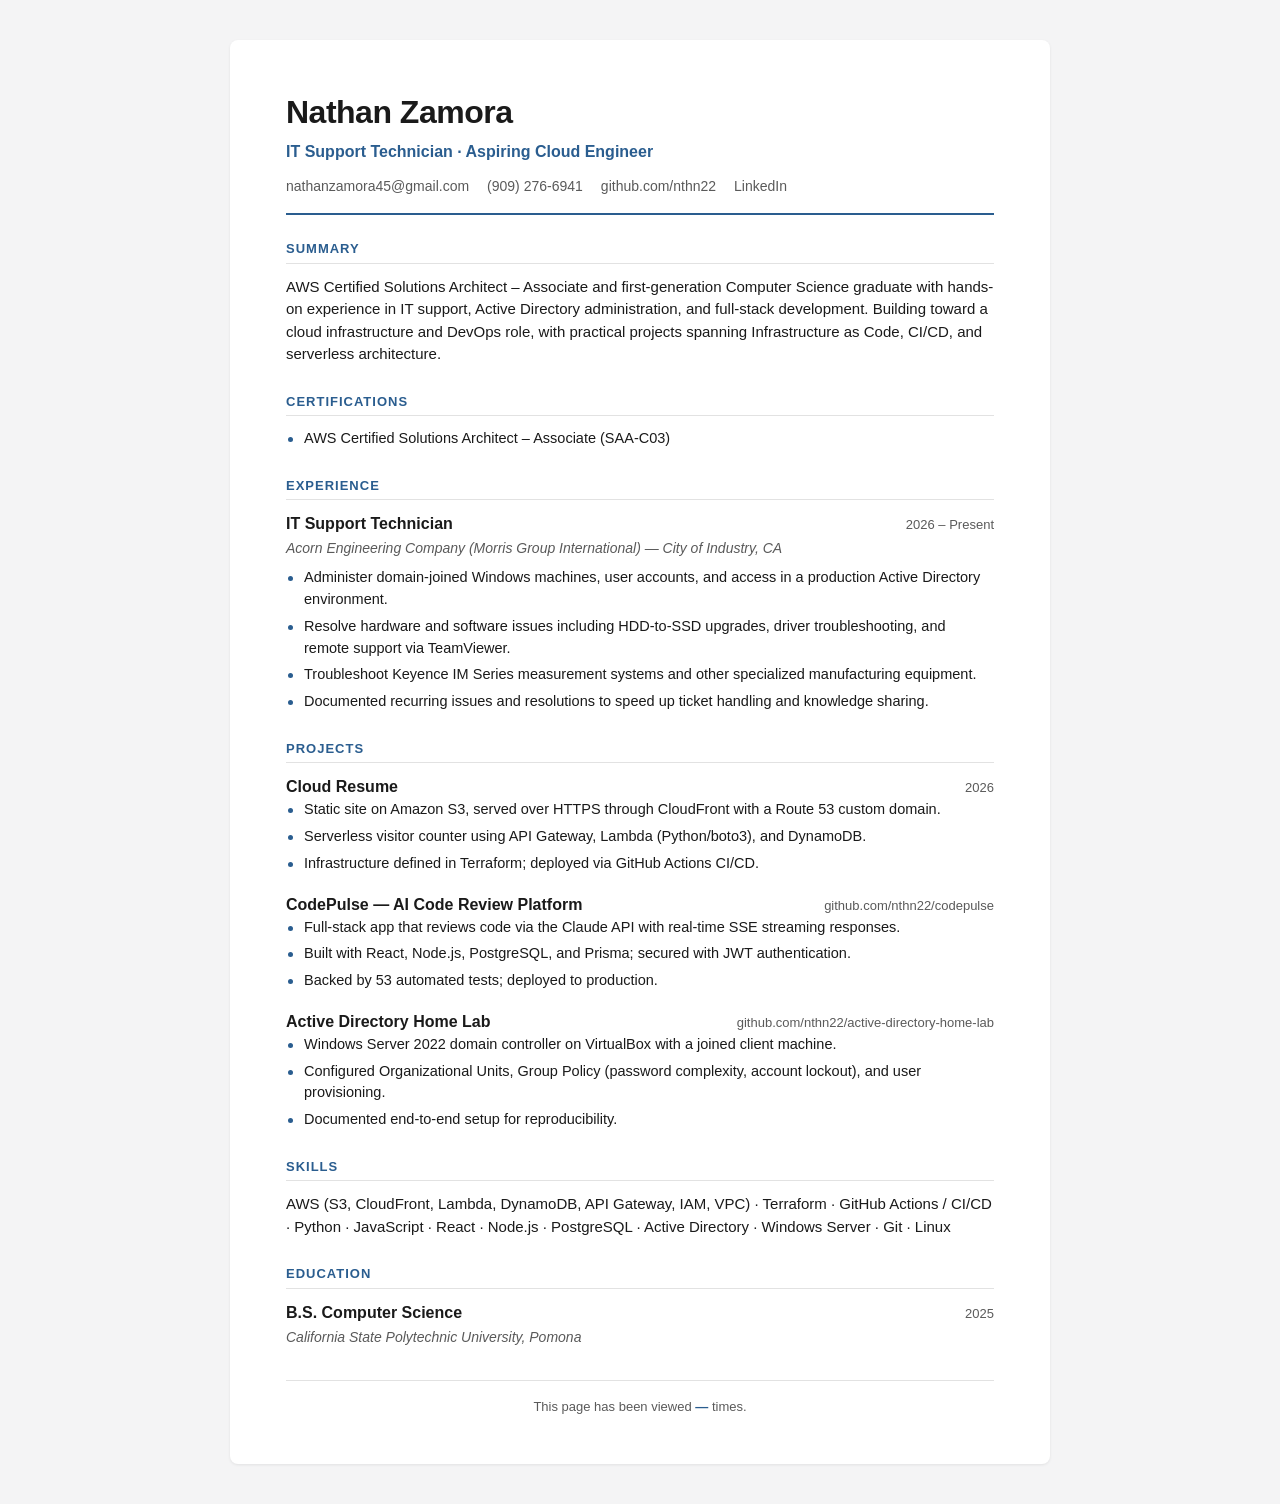
<file: index.html>
<!DOCTYPE html>
<html lang="en">
<head>
  <meta charset="UTF-8" />
  <meta name="viewport" content="width=device-width, initial-scale=1.0" />
  <title>Nathan Zamora — Resume</title>
  <link rel="stylesheet" href="styles.css" />
</head>
<body>
  <main class="resume">

    <!-- HEADER -->
    <header class="header">
      <h1>Nathan Zamora</h1>
      <p class="title">IT Support Technician &middot; Aspiring Cloud Engineer</p>
      <ul class="contact">
        <li><a href="mailto:nathanzamora45@gmail.com">nathanzamora45@gmail.com</a></li>
        <li>(909) 276-6941</li>
        <li><a href="https://github.com/nthn22" target="_blank" rel="noopener">github.com/nthn22</a></li>
        <li><a href="https://linkedin.com/in/nathan-zamora-833b711b4" target="_blank" rel="noopener">LinkedIn</a></li>
      </ul>
    </header>

    <!-- SUMMARY -->
    <section class="section">
      <h2>Summary</h2>
      <p>
        AWS Certified Solutions Architect – Associate and first-generation Computer Science
        graduate with hands-on experience in IT support, Active Directory administration, and
        full-stack development. Building toward a cloud infrastructure and DevOps role, with
        practical projects spanning Infrastructure as Code, CI/CD, and serverless architecture.
      </p>
    </section>

    <!-- CERTIFICATIONS -->
    <section class="section">
      <h2>Certifications</h2>
      <ul class="list">
        <li>AWS Certified Solutions Architect – Associate (SAA-C03)</li>
      </ul>
    </section>

    <!-- EXPERIENCE -->
    <section class="section">
      <h2>Experience</h2>

      <div class="entry">
        <div class="entry-head">
          <span class="role">IT Support Technician</span>
          <span class="date">2026 – Present</span>
        </div>
        <div class="entry-sub">Acorn Engineering Company (Morris Group International) — City of Industry, CA</div>
        <ul class="list">
          <li>Administer domain-joined Windows machines, user accounts, and access in a production Active Directory environment.</li>
          <li>Resolve hardware and software issues including HDD-to-SSD upgrades, driver troubleshooting, and remote support via TeamViewer.</li>
          <li>Troubleshoot Keyence IM Series measurement systems and other specialized manufacturing equipment.</li>
          <li>Documented recurring issues and resolutions to speed up ticket handling and knowledge sharing.</li>
        </ul>
      </div>
    </section>

    <!-- PROJECTS -->
    <section class="section">
      <h2>Projects</h2>

      <div class="entry">
        <div class="entry-head">
          <span class="role">Cloud Resume </span>
          <span class="date">2026</span>
        </div>
        <ul class="list">
          <li>Static site on Amazon S3, served over HTTPS through CloudFront with a Route 53 custom domain.</li>
          <li>Serverless visitor counter using API Gateway, Lambda (Python/boto3), and DynamoDB.</li>
          <li>Infrastructure defined in Terraform; deployed via GitHub Actions CI/CD.</li>
        </ul>
      </div>

      <div class="entry">
        <div class="entry-head">
          <span class="role">CodePulse — AI Code Review Platform</span>
          <span class="date">github.com/nthn22/codepulse</span>
        </div>
        <ul class="list">
          <li>Full-stack app that reviews code via the Claude API with real-time SSE streaming responses.</li>
          <li>Built with React, Node.js, PostgreSQL, and Prisma; secured with JWT authentication.</li>
          <li>Backed by 53 automated tests; deployed to production.</li>
        </ul>
      </div>

      <div class="entry">
        <div class="entry-head">
          <span class="role">Active Directory Home Lab</span>
          <span class="date">github.com/nthn22/active-directory-home-lab</span>
        </div>
        <ul class="list">
          <li>Windows Server 2022 domain controller on VirtualBox with a joined client machine.</li>
          <li>Configured Organizational Units, Group Policy (password complexity, account lockout), and user provisioning.</li>
          <li>Documented end-to-end setup for reproducibility.</li>
        </ul>
      </div>

    </section>

    <!-- SKILLS -->
    <section class="section">
      <h2>Skills</h2>
      <p class="skills">
        AWS (S3, CloudFront, Lambda, DynamoDB, API Gateway, IAM, VPC) &middot; Terraform &middot;
        GitHub Actions / CI/CD &middot; Python &middot; JavaScript &middot; React &middot; Node.js &middot;
        PostgreSQL &middot; Active Directory &middot; Windows Server &middot; Git &middot; Linux
      </p>
    </section>

    <!-- EDUCATION -->
    <section class="section">
      <h2>Education</h2>
      <div class="entry">
        <div class="entry-head">
          <span class="role">B.S. Computer Science</span>
          <span class="date">2025</span>
        </div>
        <div class="entry-sub">California State Polytechnic University, Pomona</div>
      </div>
    </section>

    <!-- VISITOR COUNTER (Phase 2 hooks in here) -->
    <footer class="footer">
      <p>This page has been viewed <span id="visitor-count">—</span> times.</p>
    </footer>

  </main>

  <!-- Phase 2: this script will call your API Gateway endpoint -->
  <script src="counter.js"></script>
</body>
</html>
</file>
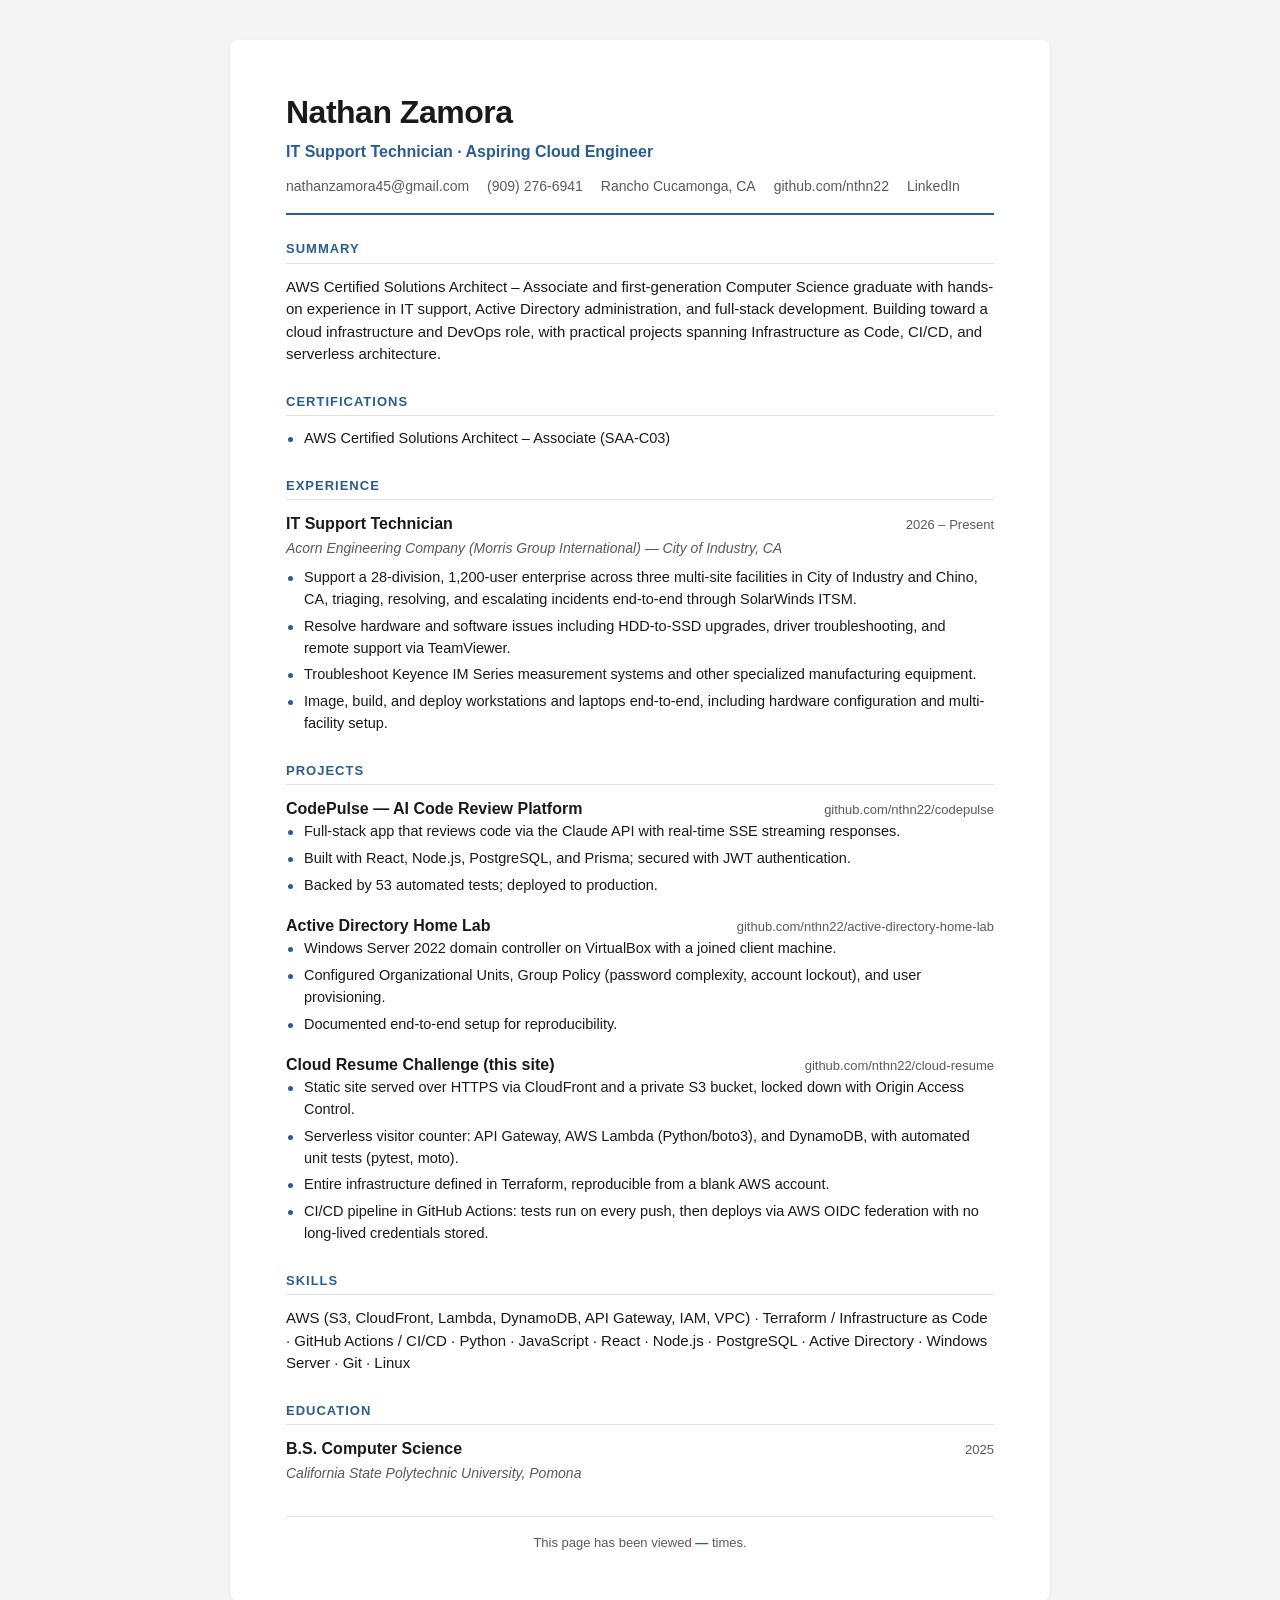
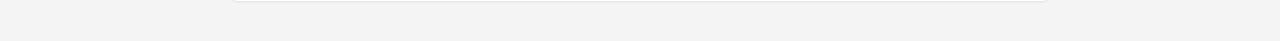
<file: frontend/index.html>
<!DOCTYPE html>
<html lang="en">
<head>
  <meta charset="UTF-8" />
  <meta name="viewport" content="width=device-width, initial-scale=1.0" />
  <title>Nathan Zamora — Resume</title>
  <link rel="stylesheet" href="styles.css" />
</head>
<body>
  <main class="resume">

    <!-- HEADER -->
    <header class="header">
      <h1>Nathan Zamora</h1>
      <p class="title">IT Support Technician &middot; Aspiring Cloud Engineer</p>
      <ul class="contact">
        <li><a href="mailto:nathanzamora45@gmail.com">nathanzamora45@gmail.com</a></li>
        <li>(909) 276-6941</li>
        <li>Rancho Cucamonga, CA</li>
        <li><a href="https://github.com/nthn22" target="_blank" rel="noopener">github.com/nthn22</a></li>
        <li><a href="https://linkedin.com/in/nathan-zamora-833b711b4" target="_blank" rel="noopener">LinkedIn</a></li>
      </ul>
    </header>

    <!-- SUMMARY -->
    <section class="section">
      <h2>Summary</h2>
      <p>
        AWS Certified Solutions Architect – Associate and first-generation Computer Science
        graduate with hands-on experience in IT support, Active Directory administration, and
        full-stack development. Building toward a cloud infrastructure and DevOps role, with
        practical projects spanning Infrastructure as Code, CI/CD, and serverless architecture.
      </p>
    </section>

    <!-- CERTIFICATIONS -->
    <section class="section">
      <h2>Certifications</h2>
      <ul class="list">
        <li>AWS Certified Solutions Architect – Associate (SAA-C03)</li>
      </ul>
    </section>

    <!-- EXPERIENCE -->
    <section class="section">
      <h2>Experience</h2>

      <div class="entry">
        <div class="entry-head">
          <span class="role">IT Support Technician</span>
          <span class="date">2026 – Present</span>
        </div>
        <div class="entry-sub">Acorn Engineering Company (Morris Group International) — City of Industry, CA</div>
        <ul class="list">
          <li>Support a 28-division, 1,200-user enterprise across three multi-site facilities in City of Industry and Chino, CA, triaging, resolving,
          and escalating incidents end-to-end through SolarWinds ITSM.</li>
          <li>Resolve hardware and software issues including HDD-to-SSD upgrades, driver troubleshooting, and remote support via TeamViewer.</li>
          <li>Troubleshoot Keyence IM Series measurement systems and other specialized manufacturing equipment.</li>
          <li> Image, build, and deploy workstations and laptops end-to-end, including hardware configuration and multi-facility setup.</li>
        </ul>
      </div>
    </section>

    <!-- PROJECTS -->
    <section class="section">
      <h2>Projects</h2>

      <div class="entry">
        <div class="entry-head">
          <span class="role">CodePulse — AI Code Review Platform</span>
          <span class="date">github.com/nthn22/codepulse</span>
        </div>
        <ul class="list">
          <li>Full-stack app that reviews code via the Claude API with real-time SSE streaming responses.</li>
          <li>Built with React, Node.js, PostgreSQL, and Prisma; secured with JWT authentication.</li>
          <li>Backed by 53 automated tests; deployed to production.</li>
        </ul>
      </div>

      <div class="entry">
        <div class="entry-head">
          <span class="role">Active Directory Home Lab</span>
          <span class="date">github.com/nthn22/active-directory-home-lab</span>
        </div>
        <ul class="list">
          <li>Windows Server 2022 domain controller on VirtualBox with a joined client machine.</li>
          <li>Configured Organizational Units, Group Policy (password complexity, account lockout), and user provisioning.</li>
          <li>Documented end-to-end setup for reproducibility.</li>
        </ul>
      </div>

      <div class="entry">
        <div class="entry-head">
          <span class="role">Cloud Resume Challenge (this site)</span>
          <span class="date">github.com/nthn22/cloud-resume</span>
        </div>
        <ul class="list">
          <li>Static site served over HTTPS via CloudFront and a private S3 bucket, locked down with Origin Access Control.</li>
          <li>Serverless visitor counter: API Gateway, AWS Lambda (Python/boto3), and DynamoDB, with automated unit tests (pytest, moto).</li>
          <li>Entire infrastructure defined in Terraform, reproducible from a blank AWS account.</li>
          <li>CI/CD pipeline in GitHub Actions: tests run on every push, then deploys via AWS OIDC federation with no long-lived credentials stored.</li>
        </ul>
      </div>
    </section>

    <!-- SKILLS -->
    <section class="section">
      <h2>Skills</h2>
      <p class="skills">
        AWS (S3, CloudFront, Lambda, DynamoDB, API Gateway, IAM, VPC) &middot; Terraform / Infrastructure as Code &middot;
        GitHub Actions / CI/CD &middot; Python &middot; JavaScript &middot; React &middot; Node.js &middot;
        PostgreSQL &middot; Active Directory &middot; Windows Server &middot; Git &middot; Linux
      </p>
    </section>

    <!-- EDUCATION -->
    <section class="section">
      <h2>Education</h2>
      <div class="entry">
        <div class="entry-head">
          <span class="role">B.S. Computer Science</span>
          <span class="date">2025</span>
        </div>
        <div class="entry-sub">California State Polytechnic University, Pomona</div>
      </div>
    </section>

    <!-- VISITOR COUNTER (Phase 2 hooks in here) -->
    <footer class="footer">
      <p>This page has been viewed <span id="visitor-count">—</span> times.</p>
    </footer>

  </main>

  <!-- Phase 2: this script will call your API Gateway endpoint -->
  <script src="counter.js"></script>
</body>
</html>
</file>
<file: styles.css>
/* ---- Design tokens: tweak these to make it yours ---- */
:root {
  --ink: #1a1a1a;
  --muted: #5a5a5a;
  --accent: #2a5d8f;      /* swap for your own color */
  --line: #e2e2e2;
  --bg: #ffffff;
  --max-width: 820px;
  --font: -apple-system, BlinkMacSystemFont, "Segoe UI", Roboto, Helvetica, Arial, sans-serif;
}

/* ---- Base ---- */
* { box-sizing: border-box; margin: 0; padding: 0; }

body {
  font-family: var(--font);
  color: var(--ink);
  background: #f4f4f5;
  line-height: 1.5;
  padding: 40px 16px;
}

.resume {
  max-width: var(--max-width);
  margin: 0 auto;
  background: var(--bg);
  padding: 48px 56px;
  border-radius: 8px;
  box-shadow: 0 1px 3px rgba(0,0,0,0.08);
}

/* ---- Header ---- */
.header { border-bottom: 2px solid var(--accent); padding-bottom: 16px; margin-bottom: 24px; }
.header h1 { font-size: 32px; letter-spacing: -0.5px; }
.title { color: var(--accent); font-weight: 600; margin: 4px 0 12px; }

.contact {
  list-style: none;
  display: flex;
  flex-wrap: wrap;
  gap: 6px 18px;
  font-size: 14px;
  color: var(--muted);
}
.contact a { color: var(--muted); text-decoration: none; }
.contact a:hover { color: var(--accent); text-decoration: underline; }

/* ---- Sections ---- */
.section { margin-bottom: 26px; }
.section h2 {
  font-size: 13px;
  text-transform: uppercase;
  letter-spacing: 1px;
  color: var(--accent);
  border-bottom: 1px solid var(--line);
  padding-bottom: 4px;
  margin-bottom: 12px;
}
.section p { font-size: 15px; }

/* ---- Entries (jobs, projects, education) ---- */
.entry { margin-bottom: 18px; }
.entry:last-child { margin-bottom: 0; }

.entry-head {
  display: flex;
  justify-content: space-between;
  align-items: baseline;
  flex-wrap: wrap;
  gap: 4px;
}
.role { font-weight: 700; font-size: 16px; }
.date { font-size: 13px; color: var(--muted); }
.entry-sub { font-size: 14px; color: var(--muted); margin: 2px 0 8px; font-style: italic; }

/* ---- Lists ---- */
.list { list-style: none; }
.list li {
  font-size: 14.5px;
  padding-left: 18px;
  position: relative;
  margin-bottom: 5px;
}
.list li::before {
  content: "";
  position: absolute;
  left: 2px;
  top: 9px;
  width: 5px;
  height: 5px;
  border-radius: 50%;
  background: var(--accent);
}

.skills { font-size: 14.5px; color: var(--ink); }

/* ---- Footer / visitor counter ---- */
.footer {
  margin-top: 32px;
  padding-top: 16px;
  border-top: 1px solid var(--line);
  font-size: 13px;
  color: var(--muted);
  text-align: center;
}
#visitor-count { font-weight: 700; color: var(--accent); }

/* ---- Print / mobile ---- */
@media (max-width: 600px) {
  .resume { padding: 32px 24px; }
  .header h1 { font-size: 26px; }
}
</file>
<file: frontend/styles.css>
/* ---- Design tokens: tweak these to make it yours ---- */
:root {
  --ink: #1a1a1a;
  --muted: #5a5a5a;
  --accent: #2a5d8f;      /* swap for your own color */
  --line: #e2e2e2;
  --bg: #ffffff;
  --max-width: 820px;
  --font: -apple-system, BlinkMacSystemFont, "Segoe UI", Roboto, Helvetica, Arial, sans-serif;
}

/* ---- Base ---- */
* { box-sizing: border-box; margin: 0; padding: 0; }

body {
  font-family: var(--font);
  color: var(--ink);
  background: #f4f4f5;
  line-height: 1.5;
  padding: 40px 16px;
}

.resume {
  max-width: var(--max-width);
  margin: 0 auto;
  background: var(--bg);
  padding: 48px 56px;
  border-radius: 8px;
  box-shadow: 0 1px 3px rgba(0,0,0,0.08);
}

/* ---- Header ---- */
.header { border-bottom: 2px solid var(--accent); padding-bottom: 16px; margin-bottom: 24px; }
.header h1 { font-size: 32px; letter-spacing: -0.5px; }
.title { color: var(--accent); font-weight: 600; margin: 4px 0 12px; }

.contact {
  list-style: none;
  display: flex;
  flex-wrap: wrap;
  gap: 6px 18px;
  font-size: 14px;
  color: var(--muted);
}
.contact a { color: var(--muted); text-decoration: none; }
.contact a:hover { color: var(--accent); text-decoration: underline; }

/* ---- Sections ---- */
.section { margin-bottom: 26px; }
.section h2 {
  font-size: 13px;
  text-transform: uppercase;
  letter-spacing: 1px;
  color: var(--accent);
  border-bottom: 1px solid var(--line);
  padding-bottom: 4px;
  margin-bottom: 12px;
}
.section p { font-size: 15px; }

/* ---- Entries (jobs, projects, education) ---- */
.entry { margin-bottom: 18px; }
.entry:last-child { margin-bottom: 0; }

.entry-head {
  display: flex;
  justify-content: space-between;
  align-items: baseline;
  flex-wrap: wrap;
  gap: 4px;
}
.role { font-weight: 700; font-size: 16px; }
.date { font-size: 13px; color: var(--muted); }
.entry-sub { font-size: 14px; color: var(--muted); margin: 2px 0 8px; font-style: italic; }

/* ---- Lists ---- */
.list { list-style: none; }
.list li {
  font-size: 14.5px;
  padding-left: 18px;
  position: relative;
  margin-bottom: 5px;
}
.list li::before {
  content: "";
  position: absolute;
  left: 2px;
  top: 9px;
  width: 5px;
  height: 5px;
  border-radius: 50%;
  background: var(--accent);
}

.skills { font-size: 14.5px; color: var(--ink); }

/* ---- Footer / visitor counter ---- */
.footer {
  margin-top: 32px;
  padding-top: 16px;
  border-top: 1px solid var(--line);
  font-size: 13px;
  color: var(--muted);
  text-align: center;
}
#visitor-count { font-weight: 700; color: var(--accent); }

/* ---- Print / mobile ---- */
@media (max-width: 600px) {
  .resume { padding: 32px 24px; }
  .header h1 { font-size: 26px; }
}
</file>
